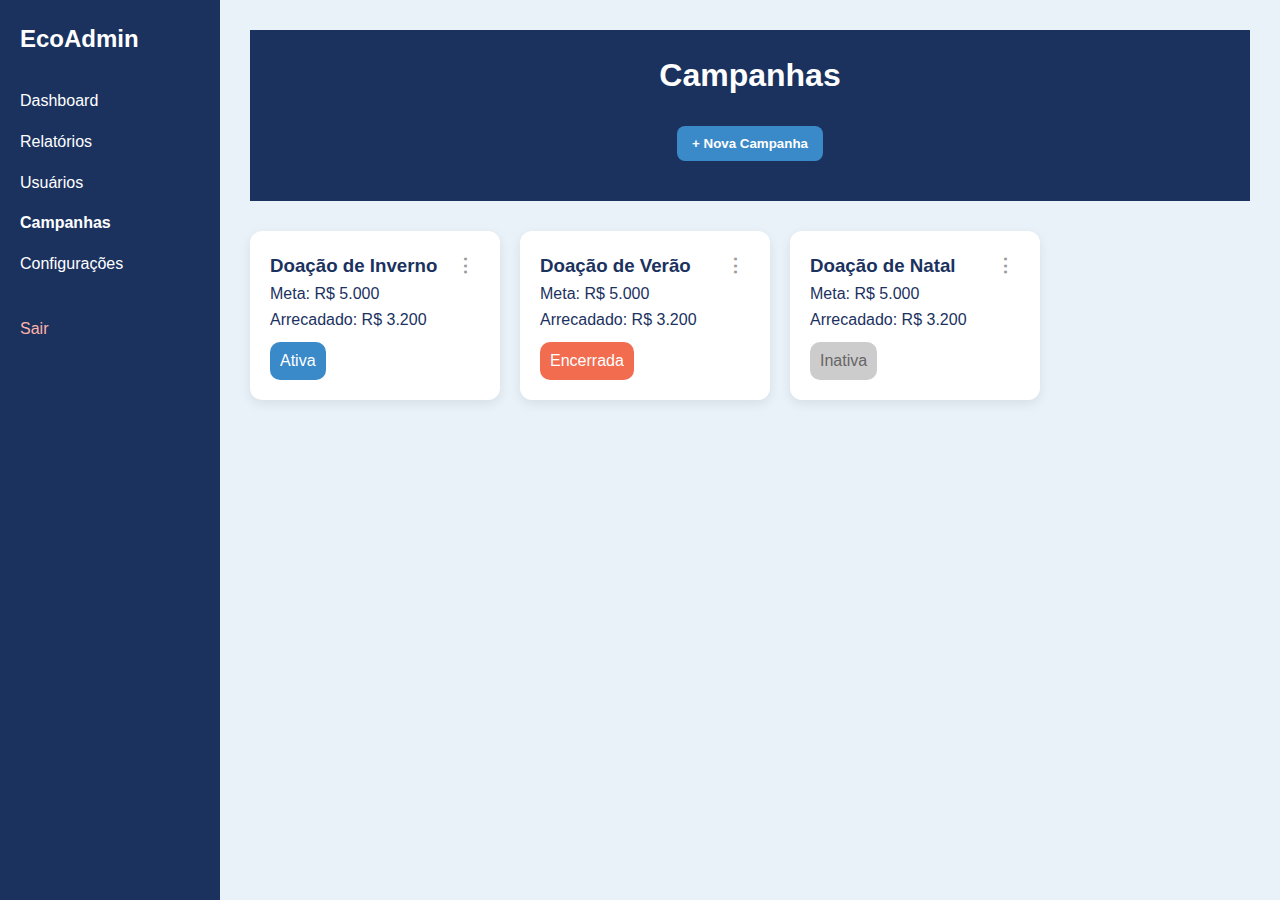
<file: admin-campanhas.html>
<!DOCTYPE html>
<html lang="pt-br">

<head>
    <meta charset="UTF-8">
    <title>Campanhas - Admin</title>
    <link rel="stylesheet" href="css/style.css">
    <link rel="stylesheet" href="css/admin.css">
</head>

<body>
    <div class="admin-container">
        <aside class="sidebar">
            <h2>EcoAdmin</h2>
            <nav>
                <a href="admin.html">Dashboard</a>
                <a href="admin-relatorios.html">Relatórios</a>
                <a href="admin-usuarios.html">Usuários</a>
                <a href="#" class="active">Campanhas</a>
                <a href="admin-configuracoes.html">Configurações</a>
                <a href="../index.html" class="logout">Sair</a>
            </nav>
        </aside>
        <main class="content">
            <header class="topbar">
                <h1>Campanhas</h1>
                <button class="btn" id="abrirModal">+ Nova Campanha</button>
            </header>
            <div class="campaign-grid">
                <div class="campaign-card">
                    <div class="card-head">
                        <h3>Doação de Inverno</h3>
                        <h3 class="vertical-dots" data-open="editModal">⋮</h3>
                    </div>
                    <p>Meta: R$ 5.000</p>
                    <p>Arrecadado: R$ 3.200</p>
                    <span class="status active-status">Ativa</span>
                </div>
                <div class="campaign-card">
                    <div class="card-head">
                        <h3>Doação de Verão</h3>
                        <h3 class="vertical-dots" data-open="editModal">⋮</h3>
                    </div>
                    <p>Meta: R$ 5.000</p>
                    <p>Arrecadado: R$ 3.200</p>
                    <span class="status closed-status">Encerrada</span>
                </div>
                <div class="campaign-card">
                    <div class="card-head">
                        <h3>Doação de Natal</h3>
                        <h3 class="vertical-dots" data-open="editModal">⋮</h3>
                    </div>
                    <p>Meta: R$ 5.000</p>
                    <p>Arrecadado: R$ 3.200</p>
                    <span class="status inactive-status">Inativa</span>
                </div>
            </div>

        </main>
    </div>
    <div class="modal-overlay" id="modal">
        <div class="modal">
            <h2>Nova Campanha</h2>

            <label>Nome da campanha</label>
            <input type="text" placeholder="Ex: Promoção de Verão">

            <label>Data de início</label>
            <input type="date">

            <label>Orçamento</label>
            <input type="text" placeholder="R$ 0,00">

            <div class="modal-actions">
                <button class="btn btn-primary" id="fecharModal">Cancelar</button>
                <button class="btn btn-primary">Salvar</button>
            </div>
        </div>
    </div>
    <div class="modal-overlay" id="editModal">
        <div class="modal">
            <h2>Editar Campanha</h2>

            <label>Nome</label>
            <input type="text" value="Doação de Inverno">

            <label>Meta</label>
            <input type="text" value="R$ 5.000">

            <label>Arrecadado</label>
            <input type="text" value="R$ 3.200">

            <label>Status</label>
            <select>
                <option value="active-status">Ativa</option>
                <option value="closed-status">Encerrada</option>
                <option value="inactive-status">Inativa</option>
            </select>

            <div class="modal-actions">
                <button class="btn btn-primary" id="closeEdit">Cancelar</button>
                <button class="btn btn-primary">Salvar</button>
            </div>
        </div>
    </div>

    <script>
        const abrirModalBtn = document.getElementById('abrirModal');
        const fecharModalBtn = document.getElementById('fecharModal');
        const modal = document.getElementById('modal');
        const editModal = document.getElementById('editModal');
        const closeEditBtn = document.getElementById('closeEdit');

        document.querySelectorAll('.vertical-dots').forEach(dot => {
            dot.addEventListener('click', () => {
                editModal.classList.add('active');
            });
        });

        closeEditBtn.addEventListener('click', () => {
            editModal.classList.remove('active');
        });

        editModal.addEventListener('click', (e) => {
            if (e.target === editModal) {
                editModal.classList.remove('active');
            }
        });

        abrirModalBtn.addEventListener('click', () => {
            modal.classList.add('active');
        });
        fecharModalBtn.addEventListener('click', () => {
            modal.classList.remove('active');
        });
        modal.addEventListener('click', (e) => {
            if (e.target === modal) {
                modal.classList.remove('active');
            }
        });
    </script>

</body>

</html>
</file>
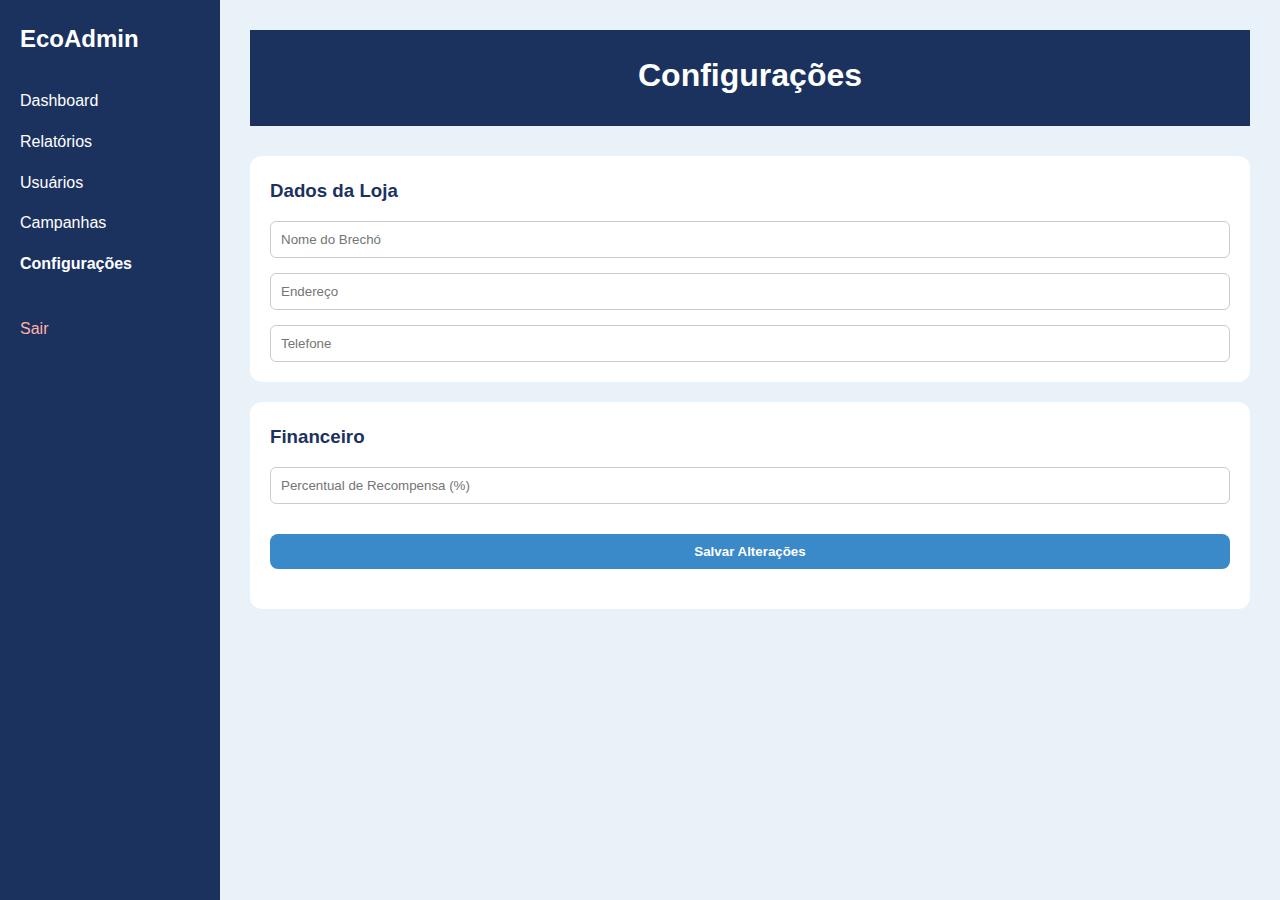
<file: admin-configuracoes.html>
<!DOCTYPE html>
<html lang="pt-br">

<head>
    <meta charset="UTF-8">
    <title>Configurações - Admin</title>
    <link rel="stylesheet" href="css/style.css">
    <link rel="stylesheet" href="css/admin.css">
</head>
<body>
    <div class="admin-container">
        <aside class="sidebar">
            <h2>EcoAdmin</h2>
            <nav>
                <a href="admin.html">Dashboard</a>
                <a href="admin-relatorios.html">Relatórios</a>
                <a href="admin-usuarios.html">Usuários</a>
                <a href="admin-campanhas.html">Campanhas</a>
                <a href="#" class="active">Configurações</a>
                <a href="../index.html" class="logout">Sair</a>
            </nav>
        </aside>

        <main class="content">
            <header class="topbar">
                <h1>Configurações</h1>
            </header>

            <section class="settings-section">
                <h3>Dados da Loja</h3>
                <input type="text" placeholder="Nome do Brechó">
                <input type="text" placeholder="Endereço">
                <input type="text" placeholder="Telefone">
            </section>

            <section class="settings-section">
                <h3>Financeiro</h3>
                <input type="number" placeholder="Percentual de Recompensa (%)">
                <button class="btn">Salvar Alterações</button>
            </section>

        </main>
    </div>
</body>

</html>
</file>
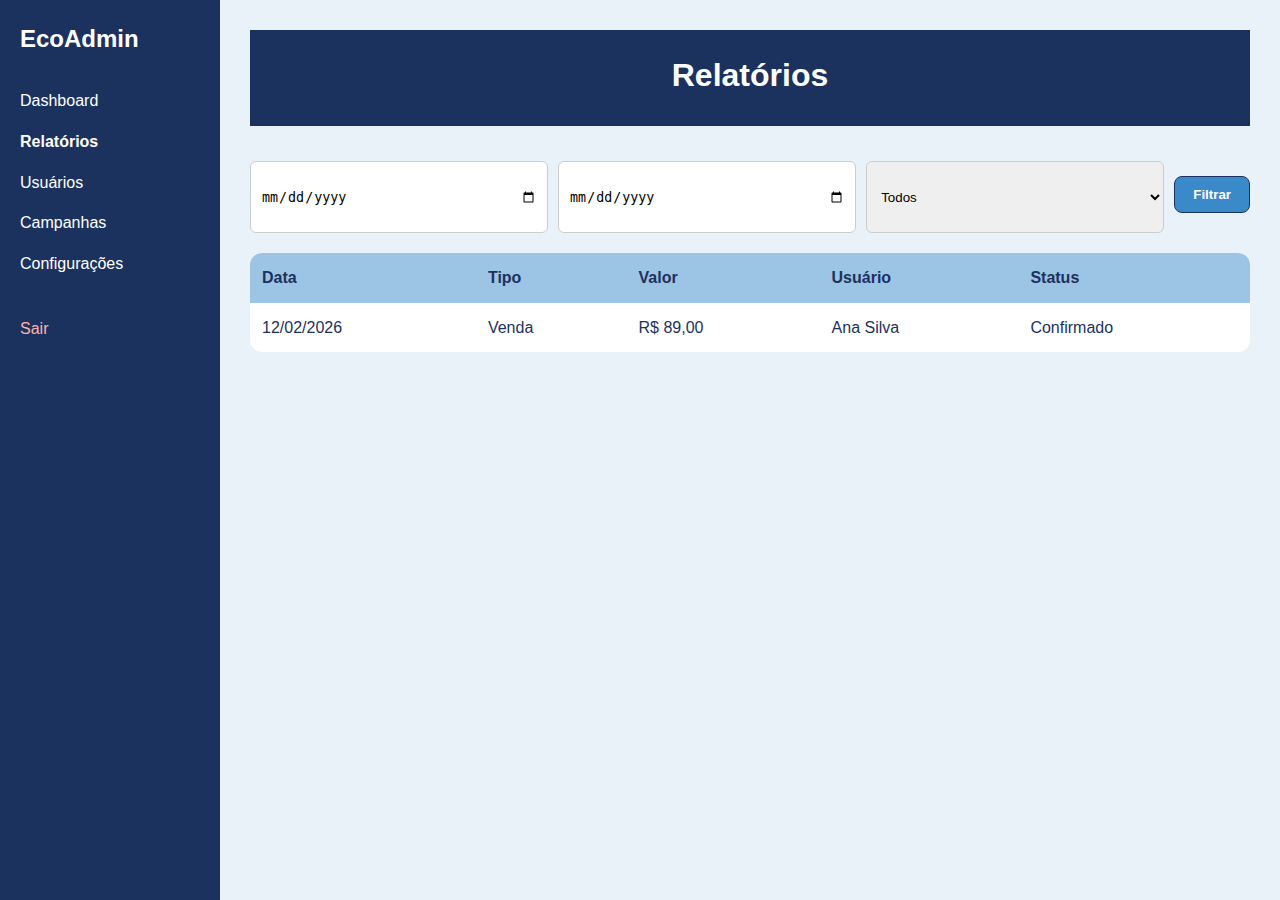
<file: admin-relatorios.html>
<!DOCTYPE html>
<html lang="pt-br">

<head>
    <meta charset="UTF-8">
    <title>Relatórios - Admin</title>
    <link rel="stylesheet" href="css/admin.css">
    <link rel="stylesheet" href="css/style.css">
</head>

<body>

    <div class="admin-container">

        <aside class="sidebar">
            <h2>EcoAdmin</h2>
            <nav>
                <a href="admin.html">Dashboard</a>
                <a href="#" class="active">Relatórios</a>
                <a href="admin-usuarios.html">Usuários</a>
                <a href="admin-campanhas.html">Campanhas</a>
                <a href="admin-configuracoes.html">Configurações</a>
                <a href="../index.html" class="logout">Sair</a>
            </nav>
        </aside>

        <main class="content">
            <header class="topbar">
                <h1>Relatórios</h1>
            </header>

            <section class="filters">
                <input type="date">
                <input type="date">
                <select>
                    <option>Todos</option>
                    <option>Vendas</option>
                    <option>Doações</option>
                </select>
                <button class="btn">Filtrar</button>
            </section>

            <table>
                <thead>
                    <tr>
                        <th>Data</th>
                        <th>Tipo</th>
                        <th>Valor</th>
                        <th>Usuário</th>
                        <th>Status</th>
                    </tr>
                </thead>
                <tbody>
                    <tr>
                        <td>12/02/2026</td>
                        <td>Venda</td>
                        <td>R$ 89,00</td>
                        <td>Ana Silva</td>
                        <td>Confirmado</td>
                    </tr>
                </tbody>
            </table>

        </main>
    </div>
</body>

</html>
</file>
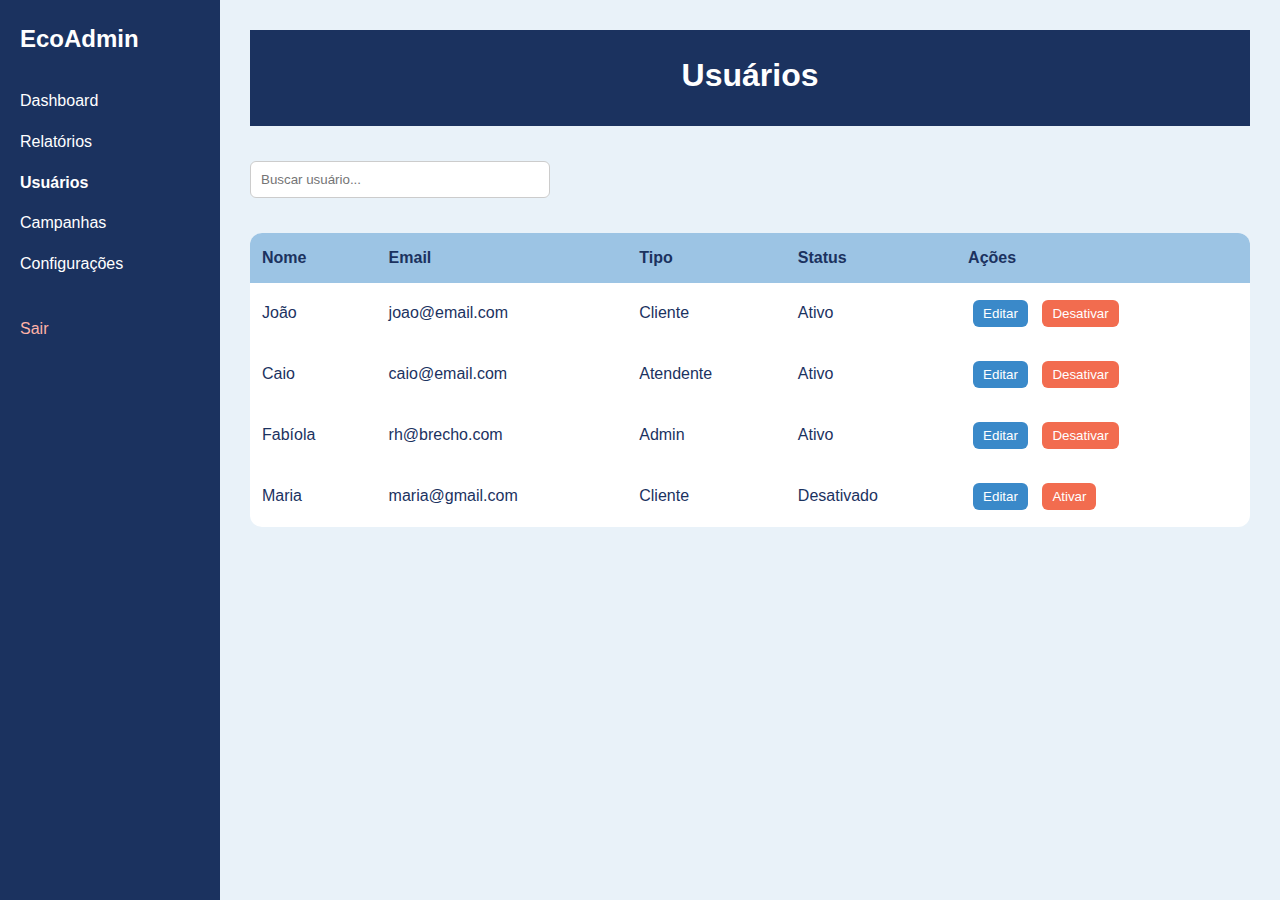
<file: admin-usuarios.html>
<!DOCTYPE html>
<html lang="pt-br">

<head>
    <meta charset="UTF-8">
    <title>Usuários - Admin</title>
    <link rel="stylesheet" href="css/style.css">
    <link rel="stylesheet" href="css/admin.css">
</head>

<body>
    <div class="admin-container">
        <aside class="sidebar">
            <h2>EcoAdmin</h2>
            <nav>
                <a href="admin.html">Dashboard</a>
                <a href="admin-relatorios.html">Relatórios</a>
                <a href="#" class="active">Usuários</a>
                <a href="admin-campanhas.html">Campanhas</a>
                <a href="admin-configuracoes.html">Configurações</a>
                <a href="../index.html" class="logout">Sair</a>
            </nav>
        </aside>

        <main class="content">
            <header class="topbar">
                <h1>Usuários</h1>
            </header>

            <input type="text" placeholder="Buscar usuário..." class="search">

            <table>
                <thead>
                    <tr>
                        <th>Nome</th>
                        <th>Email</th>
                        <th>Tipo</th>
                        <th>Status</th>
                        <th>Ações</th>
                    </tr>
                </thead>
                <tbody>
                    <tr>
                        <td>João</td>
                        <td>joao@email.com</td>
                        <td>Cliente</td>
                        <td>Ativo</td>
                        <td>
                            <button class="btn-small btn-edit-user">Editar</button>
                            <button class="btn-danger btn-deactivate-user">Desativar</button>
                        </td>
                    </tr>
                </tbody>
                <tbody>
                    <tr>
                        <td>Caio</td>
                        <td>caio@email.com</td>
                        <td>Atendente</td>
                        <td>Ativo</td>
                        <td>
                            <button class="btn-small btn-edit-user">Editar</button>
                            <button class="btn-danger btn-deactivate-user">Desativar</button>
                        </td>
                    </tr>
                </tbody>
                <tbody>
                    <tr>
                        <td>Fabíola</td>
                        <td>rh@brecho.com</td>
                        <td>Admin</td>
                        <td>Ativo</td>
                        <td>
                            <button class="btn-small btn-edit-user">Editar</button>
                            <button class="btn-danger btn-deactivate-user">Desativar</button>
                        </td>
                    </tr>
                </tbody>
                <tbody>
                    <tr>
                        <td>Maria</td>
                        <td>maria@gmail.com</td>
                        <td>Cliente</td>
                        <td>Desativado</td>
                        <td>
                            <button class="btn-small btn-edit-user">Editar</button>
                            <button class="btn-danger btn-deactivate-user">Ativar</button>
                        </td>
                </tbody>
            </table>

        </main>
    </div>
    <div class="modal-overlay" id="userModal">
        <div class="modal">
            <h2>Editar Usuário</h2>

            <label>Nome</label>
            <input type="text" value="João">

            <label>Email</label>
            <input type="email" value="joao@email.com">

            <label>Perfil</label>
            <select>
                <option>Cliente</option>
                <option>Administrador</option>
                <option>Atendente</option>
            </select>

            <label>Status</label>
            <select>
                <option>Ativo</option>
                <option>Inativo</option>
            </select>

            <div class="modal-actions">
                <button class="btn btn-primary" id="closeUserModal">Cancelar</button>
                <button class="btn btn-primary">Salvar</button>
            </div>
        </div>
    </div>
    <script>
        const userModal = document.getElementById("userModal");
        const confirmModal = document.getElementById("confirmModal");

        const closeUserModal = document.getElementById("closeUserModal");
        const closeConfirm = document.getElementById("closeConfirm");

        document.querySelectorAll(".btn-edit-user").forEach(btn => {
            btn.addEventListener("click", () => {
                userModal.classList.add("active");
            });
        });

        document.querySelectorAll(".btn-deactivate-user").forEach(btn => {
            btn.addEventListener("click", () => {
                confirmModal.classList.add("active");
            });
        });

        closeUserModal.addEventListener("click", () => {
            userModal.classList.remove("active");
        });

        closeConfirm.addEventListener("click", () => {
            confirmModal.classList.remove("active");
        });

        window.addEventListener("click", (e) => {
            if (e.target === userModal) userModal.classList.remove("active");
            if (e.target === confirmModal) confirmModal.classList.remove("active");
        });
    </script>

</body>

</html>
</file>
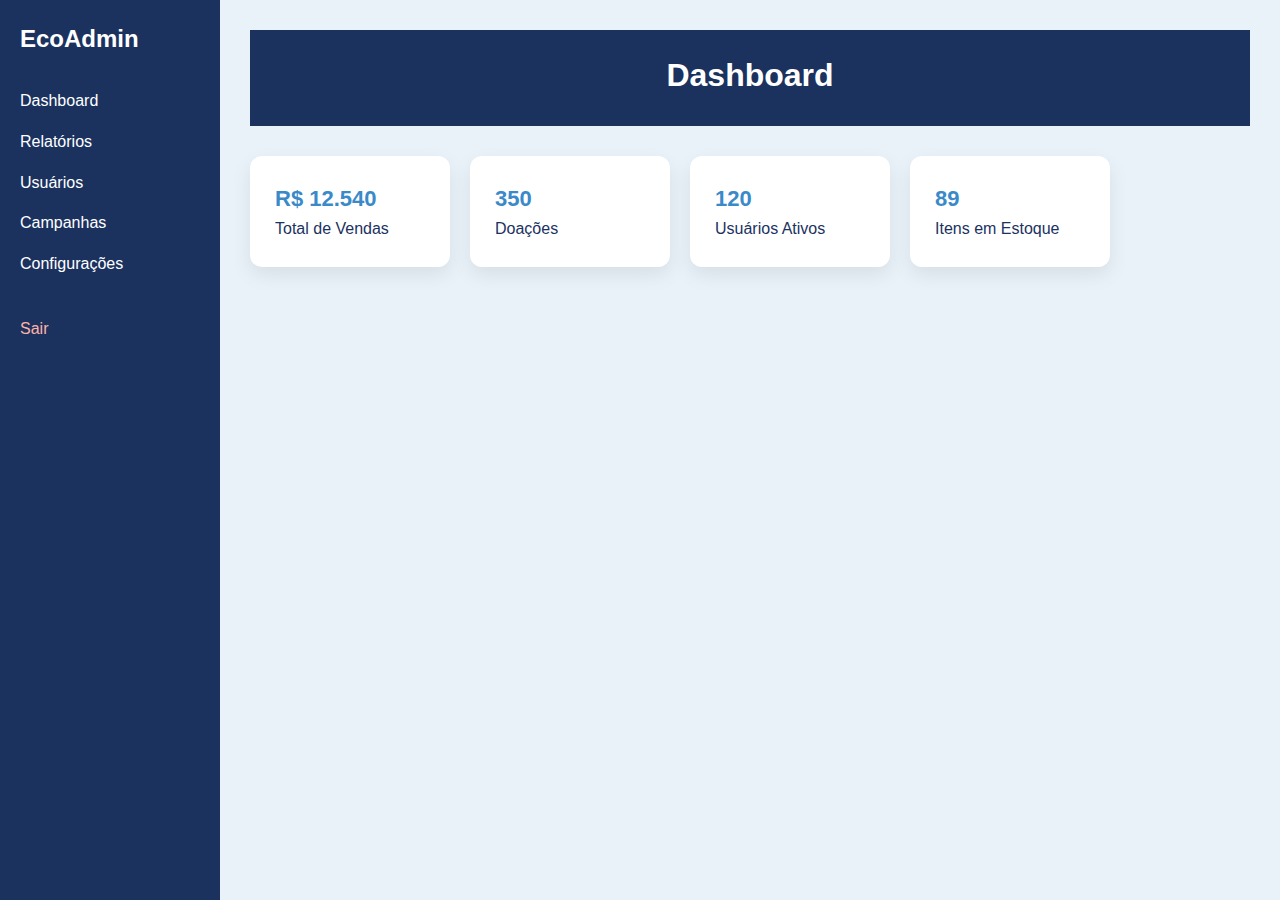
<file: admin.html>
<!DOCTYPE html>
<html lang="pt-br">

<head>
    <meta charset="UTF-8">
    <title>Admin - EcoBairro Brechó</title>
    <link rel="stylesheet" href="/css/admin.css">
    <link rel="stylesheet" href="/css/style.css">
</head>

<body>

    <div class="admin-container">

        <aside class="sidebar">
            <h2>EcoAdmin</h2>
            <nav>
                <a href="#content">Dashboard</a>
                <a href="admin-relatorios.html">Relatórios</a>
                <a href="admin-usuarios.html">Usuários</a>
                <a href="admin-campanhas.html">Campanhas</a>
                <a href="admin-configuracoes.html">Configurações</a>
                <a href="../index.html" class="logout">Sair</a>
            </nav>
        </aside>

        <main class="content">
            <header class="topbar">
                <h1>Dashboard</h1>
            </header>

            <section class="cards">
                <div class="card">
                    <h3>R$ 12.540</h3>
                    <p>Total de Vendas</p>
                </div>
                <div class="card">
                    <h3>350</h3>
                    <p>Doações</p>
                </div>
                <div class="card">
                    <h3>120</h3>
                    <p>Usuários Ativos</p>
                </div>
                <div class="card">
                    <h3>89</h3>
                    <p>Itens em Estoque</p>
                </div>
            </section>

        </main>

    </div>

</body>

</html>
</file>
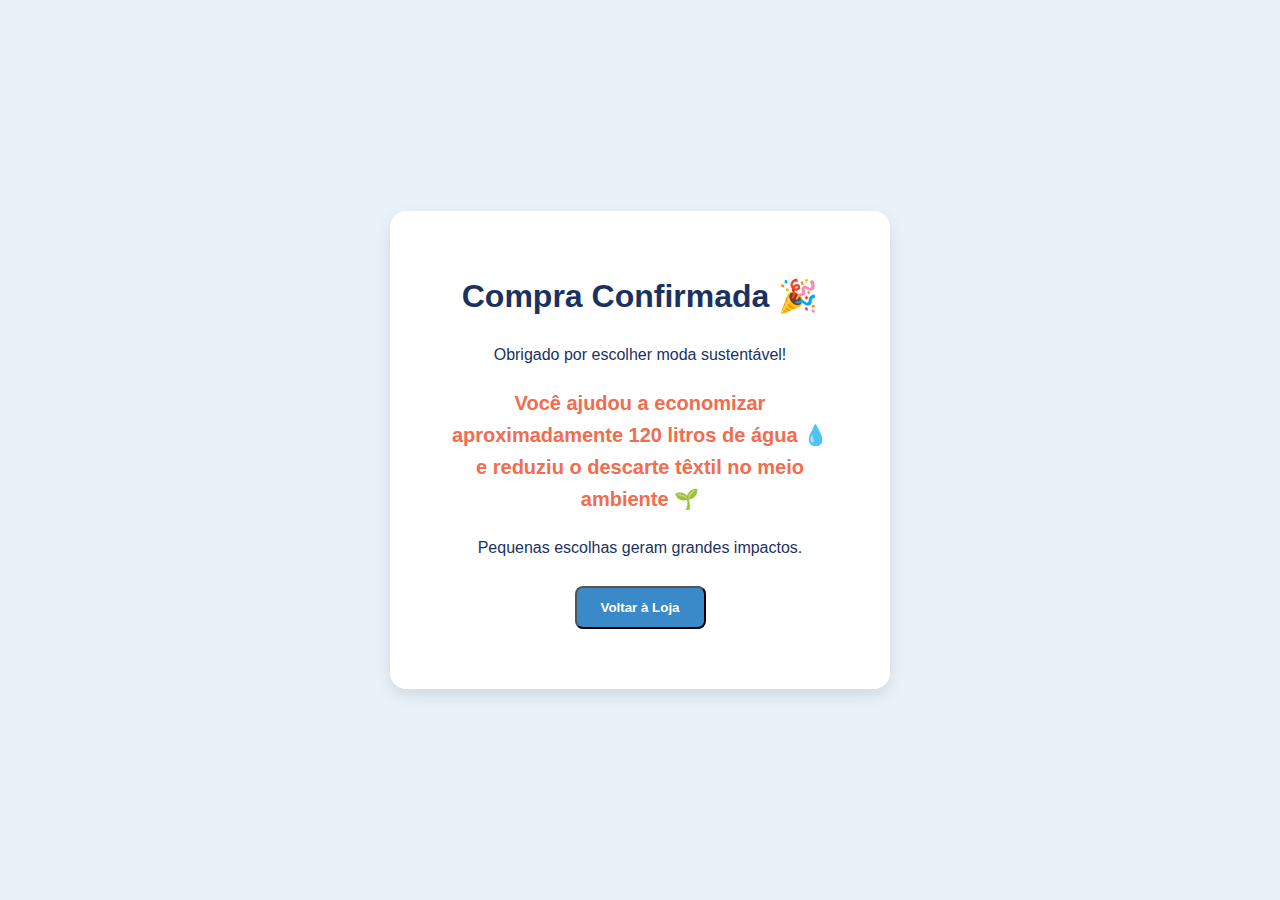
<file: confirmacao.html>
<!DOCTYPE html>
<html lang="pt-br">

<head>
    <meta charset="UTF-8">
    <meta name="viewport" content="width=device-width, initial-scale=1.0">
    <title>Compra Confirmada</title></title>
    <link rel="stylesheet" href="css/style.css">
    <link rel="stylesheet" href="css/confirmacao.css">
</head>

<body>

    <div class="box">

        <h1>Compra Confirmada 🎉</h1>

        <p>Obrigado por escolher moda sustentável!</p>

        <div class="impacto">
            Você ajudou a economizar aproximadamente 120 litros de água 💧
            e reduziu o descarte têxtil no meio ambiente 🌱
        </div>

        <p>Pequenas escolhas geram grandes impactos.</p>

        <br>

        <a href="index.html" class="voltar-container">
            <button class="btn-voltar">Voltar à Loja</button>
        </a>

    </div>

</body>

</html>
</file>
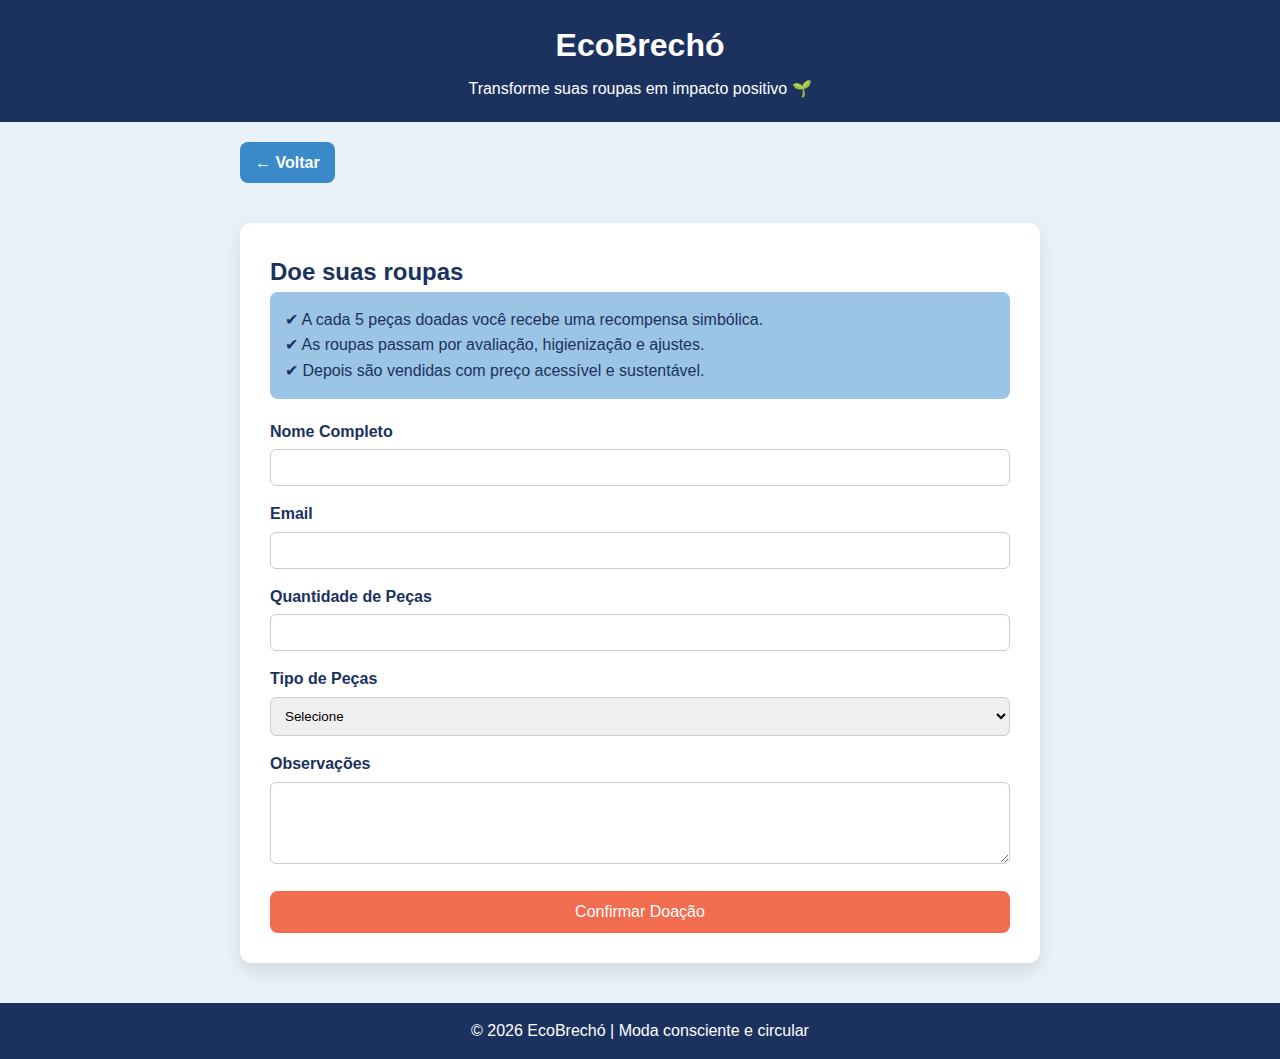
<file: doar.html>
<!DOCTYPE html>
<html lang="pt-br">

<head>
    <meta charset="UTF-8">
    <meta name="viewport" content="width=device-width, initial-scale=1.0">
    <title>Doar Roupas | EcoBrechó</title></title>
    <link rel="stylesheet" href="css/style.css">
    <link rel="stylesheet" href="css/doar.css">
</head>

<body>

    <header>
        <h1>EcoBrechó</h1>
        <p>Transforme suas roupas em impacto positivo 🌱</p>
    </header>

    <div class="voltar-container">
        <a href="index.html" class="btn-voltar">← Voltar</a>
    </div>

    <div class="container">
        <h2>Doe suas roupas</h2>

        <div class="info-box">
            ✔ A cada 5 peças doadas você recebe uma recompensa simbólica.<br>
            ✔ As roupas passam por avaliação, higienização e ajustes.<br>
            ✔ Depois são vendidas com preço acessível e sustentável.
        </div>

        <form id="formDoacao">
            <label>Nome Completo</label>
            <input type="text" required>

            <label>Email</label>
            <input type="email" required>

            <label>Quantidade de Peças</label>
            <input type="number" id="quantidade" min="1" required>

            <label>Tipo de Peças</label>
            <select>
                <option value="">Selecione</option>
                <option>Feminina</option>
                <option>Masculina</option>
                <option>Infantil</option>
                <option>Misto</option>
            </select>

            <label>Observações</label>
            <textarea rows="4"></textarea>

            <button type="submit" id="confirmar-doacao">Confirmar Doação</button>
        </form>

        <div class="mensagem" id="mensagemFinal"></div>
        <a href="index.html">
            <button type="submit" id="btn-voltar">Voltar para o início</button>
        </a>
    </div>

    <footer>
        © 2026 EcoBrechó | Moda consciente e circular
    </footer>

    <script>
        document.getElementById("formDoacao").addEventListener("submit", function (e) {
            e.preventDefault();

            let qtd = document.getElementById("quantidade").value;
            let recompensa = Math.floor(qtd / 5) * 5;

            let mensagem = document.getElementById("mensagemFinal");
            mensagem.style.display = "block";

            if (qtd >= 5) {
                mensagem.innerHTML = `
        💚 Obrigado por doar ${qtd} peças!<br>
        Você receberá uma recompensa simbólica pelo seu gesto sustentável.<br><br>
        Sua atitude ajuda a reduzir o desperdício e promove a moda circular!
        `;
            } else {
                mensagem.innerHTML = `
        💙 Obrigado por doar ${qtd} peça(s)!<br>
        Mesmo pequenas atitudes geram grande impacto ambiental.
        `;
            }

            document.getElementById("formDoacao").reset();
            document.getElementById("btn-voltar").style.display = 'block'
            document.getElementById("confirmar-doacao").style.display = 'none'
        });
    </script>

</body>

</html>
</file>
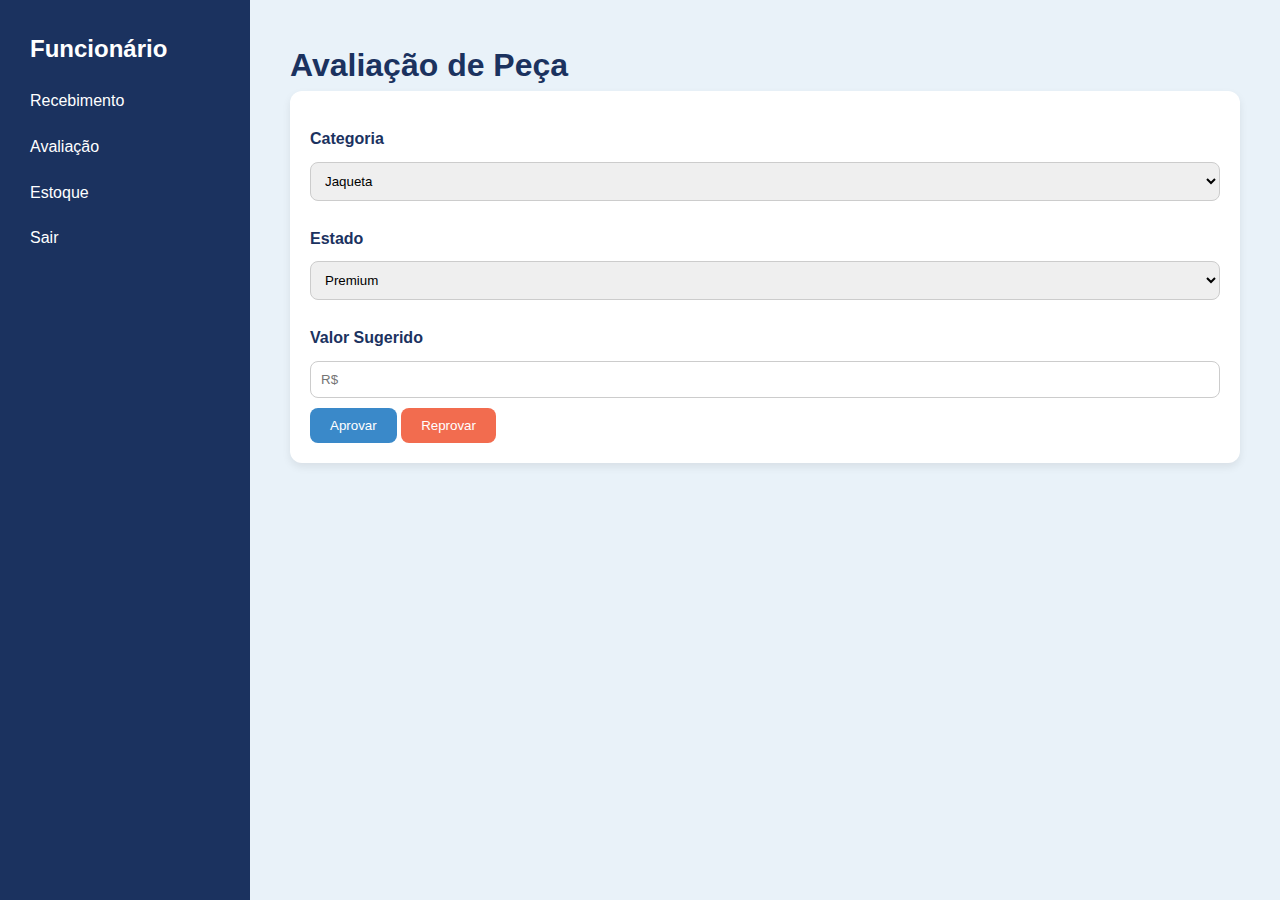
<file: funcionario.html>
<!DOCTYPE html>
<html lang="pt-br">
<head>
<meta charset="UTF-8">
<meta name="viewport" content="width=device-width, initial-scale=1.0">
<title>Painel Funcionário</title></title>
    <link rel="stylesheet" href="css/style.css"><link rel="stylesheet" href="css/funcionario.css">
</head>

<body>

<div class="dashboard">

<div class="sidebar">
    <h2>Funcionário</h2>
    <a href="#">Recebimento</a>
    <a href="#">Avaliação</a>
    <a href="#">Estoque</a>
    <a href="#">Sair</a>
</div>

<div class="content">

    <h1>Avaliação de Peça</h1>

    <div class="card">
        <label>Categoria</label>
        <select>
            <option>Jaqueta</option>
            <option>Vestido</option>
            <option>Camiseta</option>
        </select>

        <label>Estado</label>
        <select>
            <option>Premium</option>
            <option>Muito Bom</option>
            <option>Bom</option>
        </select>

        <label>Valor Sugerido</label>
        <input type="number" placeholder="R$">

        <button class="btn-azul">Aprovar</button>
        <button class="btn-coral">Reprovar</button>
    </div>

</div>
</div>

</body>
</html>
</file>
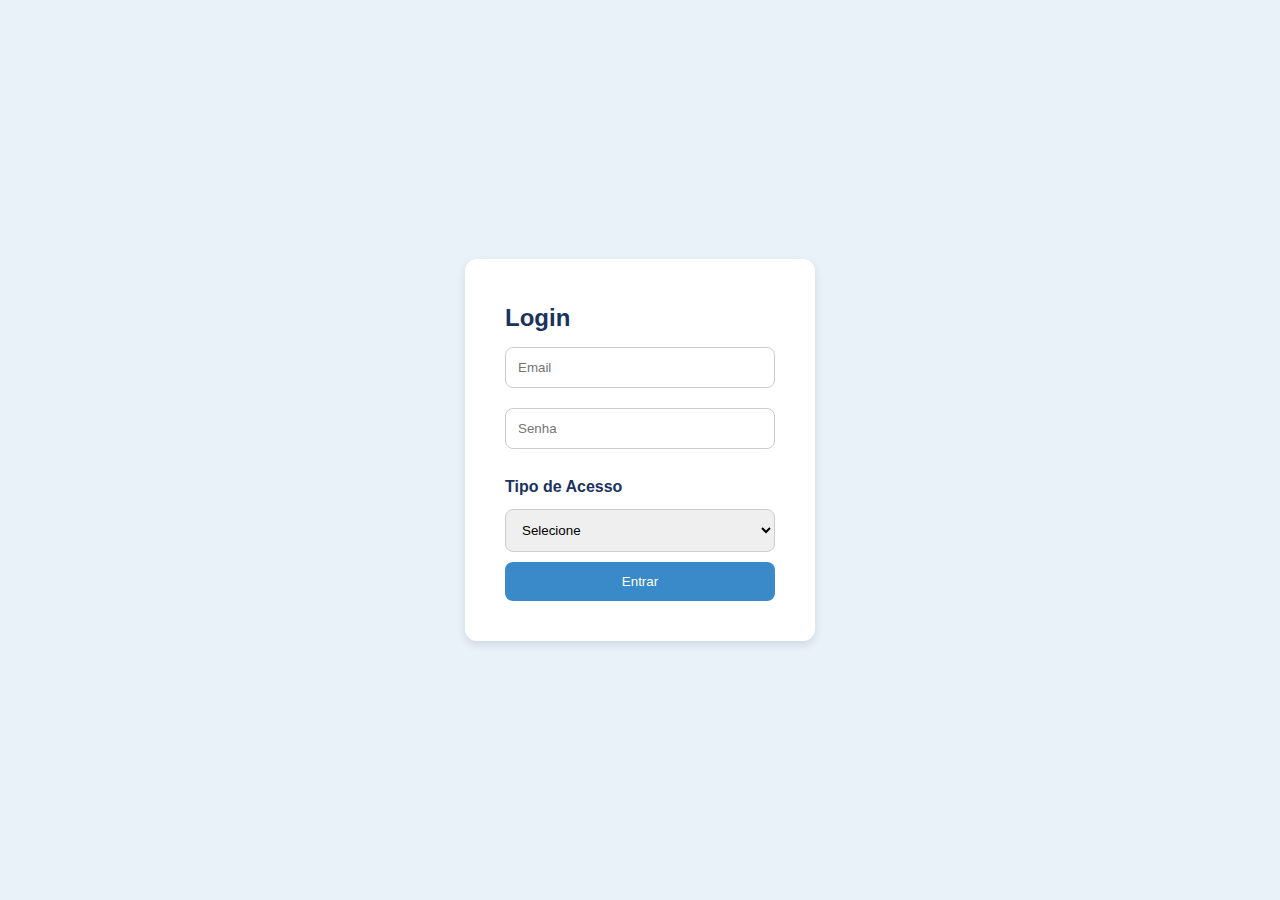
<file: login.html>
<!DOCTYPE html>
<html lang="pt-br">

<head>
    <meta charset="UTF-8">
    <meta name="viewport" content="width=device-width, initial-scale=1.0">
    <title>Login</title></title>
    <link rel="stylesheet" href="css/style.css">    <link rel="stylesheet" href="css/login.css">
</head>

<body>

    <div class="login-box">
        <h2>Login</h2>

        <input type="email" placeholder="Email">
        <input type="password" placeholder="Senha">

        <label>Tipo de Acesso</label>
        <select onchange="if(this.value) window.location.href=this.value">
            <option value="">Selecione</option>
            <option value="index.html">Cliente</option>
            <option value="funcionario.html">Funcionário</option>
            <option value="admin.html">Administrador</option>
        </select>

        <button>Entrar</button>
    </div>

</body>

</html>
</file>
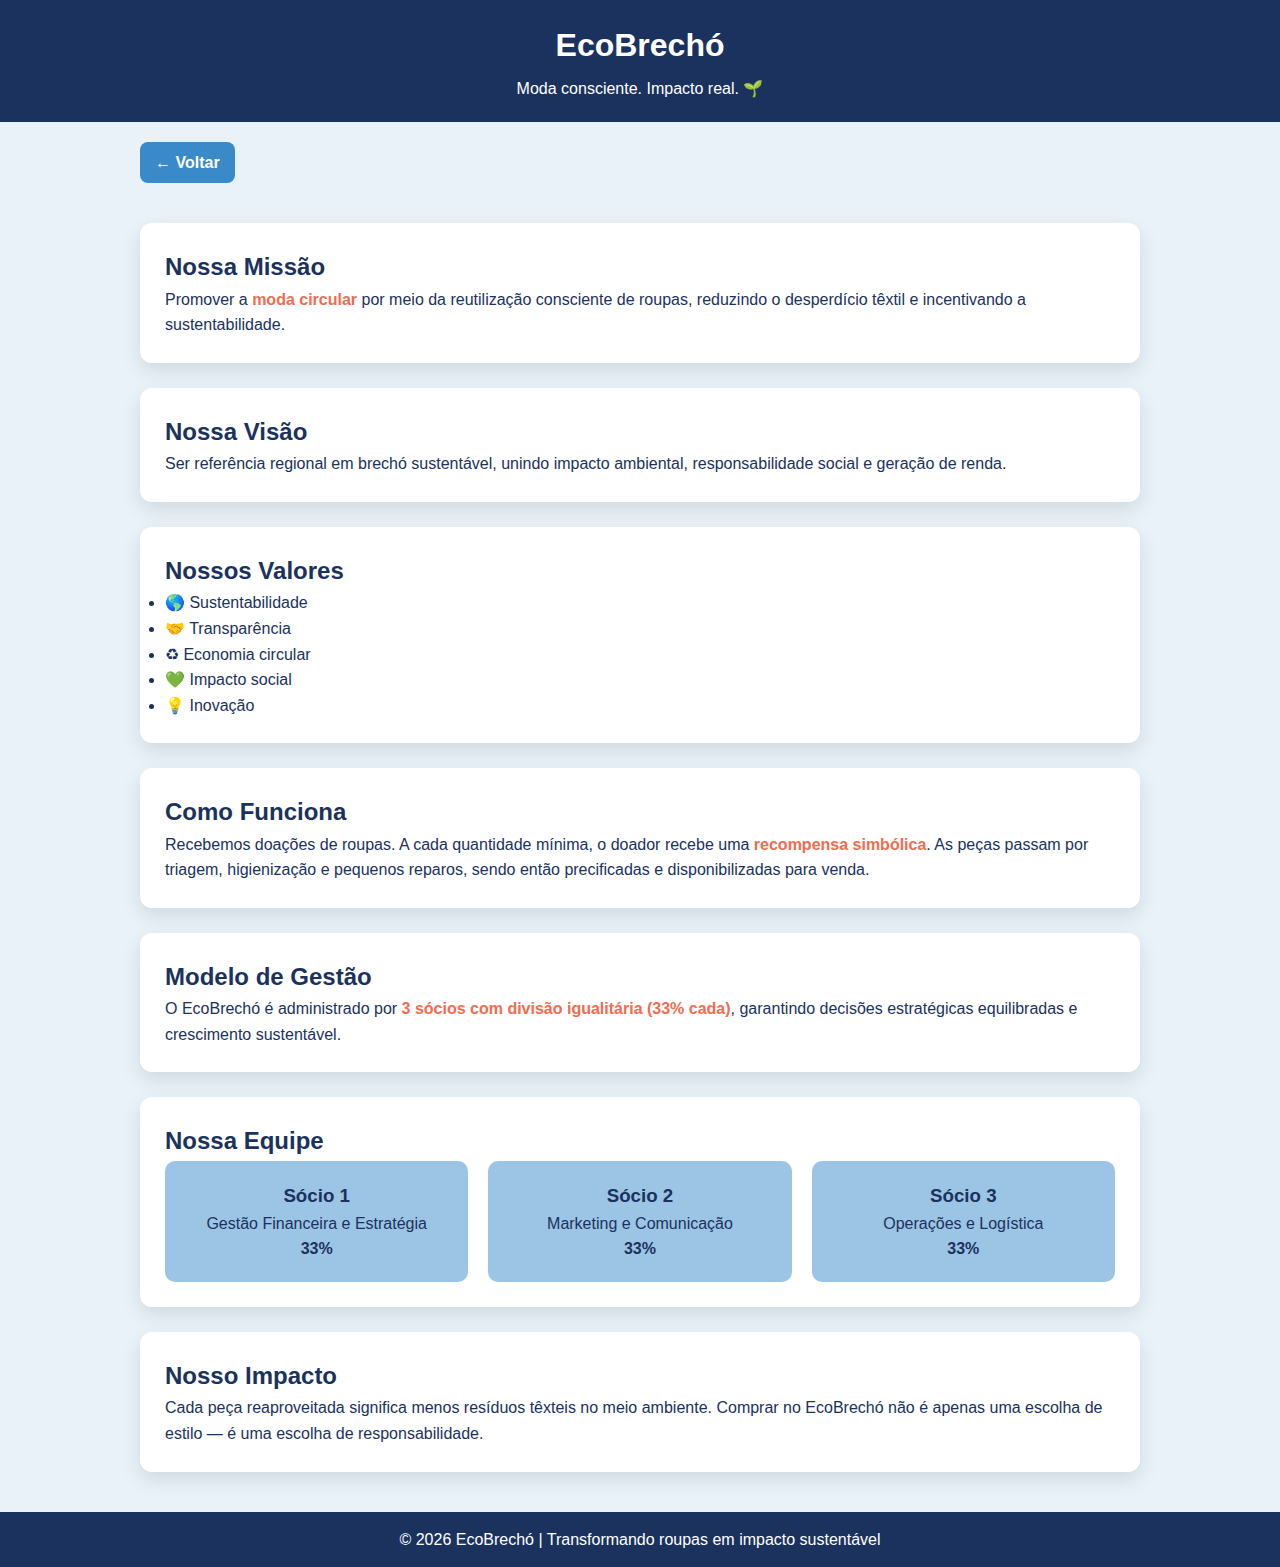
<file: sobre.html>
<!DOCTYPE html>
<html lang="pt-br">

<head>
    <meta charset="UTF-8">
    <meta name="viewport" content="width=device-width, initial-scale=1.0">
    <title>Sobre Nós | EcoBrechó</title></title>
    <link rel="stylesheet" href="css/style.css">    <link rel="stylesheet" href="css/sobre.css">
</head>

<body>

    <header>
        <h1>EcoBrechó</h1>
        <p>Moda consciente. Impacto real. 🌱</p>
    </header>
    <div class="voltar-container">
        <a href="index.html" class="btn-voltar">← Voltar</a>
    </div>


    <div class="container">

        <div class="card">
            <h2>Nossa Missão</h2>
            <p>
                Promover a <span class="highlight">moda circular</span> por meio da reutilização consciente de roupas,
                reduzindo o desperdício têxtil e incentivando a sustentabilidade.
            </p>
        </div>

        <div class="card">
            <h2>Nossa Visão</h2>
            <p>
                Ser referência regional em brechó sustentável, unindo impacto ambiental,
                responsabilidade social e geração de renda.
            </p>
        </div>

        <div class="card">
            <h2>Nossos Valores</h2>
            <ul>
                <li>🌎 Sustentabilidade</li>
                <li>🤝 Transparência</li>
                <li>♻ Economia circular</li>
                <li>💚 Impacto social</li>
                <li>💡 Inovação</li>
            </ul>
        </div>

        <div class="card">
            <h2>Como Funciona</h2>
            <p>
                Recebemos doações de roupas. A cada quantidade mínima, o doador recebe
                uma <span class="highlight">recompensa simbólica</span>.
                As peças passam por triagem, higienização e pequenos reparos,
                sendo então precificadas e disponibilizadas para venda.
            </p>
        </div>

        <div class="card">
            <h2>Modelo de Gestão</h2>
            <p>
                O EcoBrechó é administrado por <span class="highlight">3 sócios com divisão igualitária (33%
                    cada)</span>,
                garantindo decisões estratégicas equilibradas e crescimento sustentável.
            </p>
        </div>

        <div class="card">
            <h2>Nossa Equipe</h2>
            <div class="socios">
                <div class="socio-card">
                    <h3>Sócio 1</h3>
                    <p>Gestão Financeira e Estratégia</p>
                    <p><strong>33%</strong></p>
                </div>

                <div class="socio-card">
                    <h3>Sócio 2</h3>
                    <p>Marketing e Comunicação</p>
                    <p><strong>33%</strong></p>
                </div>

                <div class="socio-card">
                    <h3>Sócio 3</h3>
                    <p>Operações e Logística</p>
                    <p><strong>33%</strong></p>
                </div>
            </div>
        </div>

        <div class="card">
            <h2>Nosso Impacto</h2>
            <p>
                Cada peça reaproveitada significa menos resíduos têxteis no meio ambiente.
                Comprar no EcoBrechó não é apenas uma escolha de estilo —
                é uma escolha de responsabilidade.
            </p>
        </div>

    </div>

    <footer>
        © 2026 EcoBrechó | Transformando roupas em impacto sustentável
    </footer>

</body>

</html>
</file>
<file: css/style.css>
/* ==========================
   CONFIGURAÇÕES GLOBAIS
========================== */

html {
    scroll-behavior: smooth;
}

:root {
    --azul-escuro: #1b325f;
    --azul-medio: #3a89c9;
    --azul-claro: #9cc4e4;
    --fundo: #e9f2f9;
    --coral: #f26c4f;
}

/* Reset */
* {
    margin: 0;
    padding: 0;
    box-sizing: border-box;
    text-decoration: none;
}

body {
    font-family: Arial, Helvetica, sans-serif;
    background-color: var(--fundo);
    color: var(--azul-escuro);
    line-height: 1.6;
}

img {
    -webkit-user-drag: none;
    user-select: none;
}

/* ==========================
   HEADER
========================== */
header {
    background-color: var(--azul-escuro);
    color: white;
    padding: 20px 60px;
    text-align: center;
}

header h1 {
    margin-bottom: 5px;
}

/* ==========================
   CONTAINER PADRÃO
========================== */
.container {
    width: 90%;
    max-width: 1100px;
    margin: 40px auto;
}

/* ==========================
   CARDS PADRÃO
========================== */
.card {
    background: white;
    padding: 25px;
    margin-bottom: 25px;
    border-radius: 12px;
    box-shadow: 0 8px 20px rgba(0,0,0,0.08);
}

/* ==========================
   BOTÕES PADRÃO
========================== */
.btn {
    background-color: var(--azul-medio);
    color:white;
    border: 1px solid var(--azul-escuro);
    display: inline-block;
    padding: 10px 18px;
    margin: 20px 0;
    border-radius: 8px;
    text-decoration: none;
    font-weight: bold;
    transition: 0.3s;
    cursor: pointer;
}
.btn:hover {
    background-color: var(--coral);
    border: none;
    padding: 11px 19px;
}

.btn-primary {
    background-color: var(--azul-medio);
    color: white;
    padding: 12px 24px;
    border: none;
    border-radius: 8px;
    cursor: pointer;
    margin-right: 10px;
}

.btn-primary:hover {
    background: var(--coral);
    color: white;
    padding: 13px 25px;
    border: none;
    border-radius: 8px;
    cursor: pointer;
    font-weight: bold;
    transition: 0.3s;
}

.btn-secondary {
    background: transparent;
    border: 2px solid var(--azul-medio);
    color: var(--azul-medio);
    padding: 12px 24px;
    border-radius: 8px;
    cursor: pointer;
}

.btn-secondary:hover {
    background-color: var(--coral);
    border: none;
    color: white;
    padding: 13px 24px;
    transition: 0.5s;
    margin: -1px;
    font-weight: bold;
}

/* ==========================
   FORMULÁRIOS PADRÃO
========================== */
label {
    display: block;
    margin-top: 15px;
    font-weight: bold;
}

input, select, textarea {
    width: 100%;
    padding: 10px;
    margin-top: 5px;
    border-radius: 6px;
    border: 1px solid #ccc;
}

input:focus, select:focus, textarea:focus {
    outline: none;
    border-color: var(--azul-medio);
}

/* ==========================
   BOTÃO VOLTAR PADRÃO
========================== */
.voltar-container {
    width: 90%;
    max-width: 1100px;
    margin: 20px auto 0;
}

.btn-voltar {
    display: inline-block;
    background-color: var(--azul-medio);
    color: white;
    padding: 8px 15px;
    border-radius: 8px;
    text-decoration: none;
    font-weight: bold;
    transition: 0.3s;
}

.btn-voltar:hover {
    background-color: var(--coral);
}

/* ==========================
   FOOTER
========================== */
footer {
    margin-top: 40px;
    background-color: var(--azul-escuro);
    color: white;
    text-align: center;
    padding: 15px;
}

/* ==========================
   RESPONSIVIDADE
========================== */
@media (max-width: 768px) {
    .container {
        width: 95%;
    }
}

@view-transition {
    navigation: auto;
}
::view-transition-new(root) {
    animation: fade-in 0.3s ease, slide-in 0.3s ease;
}
::view-transition-old(root) {
    animation: fade-out 0.3s ease, slide-out 0.3s ease;
}
@keyframes fade-in {
    from { opacity: 0; }
    to { opacity: 1; }
}

@keyframes fade-out {
    from { opacity: 1; }
    to { opacity: 0; }
}

@keyframes slide-out {
    from { transform: translateY(0); }
    to { transform: translateY(-10px); }
}
</file>
<file: css/admin.css>
body {
    margin: 0;
    display: flex;
    font-family: Arial, Helvetica, sans-serif;
    background: var(--fundo);
}

.admin-container {
    display: flex;
    width: 100%;
}

/* Sidebar */
.sidebar {
    width: 220px;
    background: var(--azul-escuro);
    color: white;
    padding: 20px;
    height: 100vh;
}

.sidebar h2 {
    margin-bottom: 30px;
}

.sidebar a {
    display: block;
    color: white;
    margin: 15px 0;
    transition: 0.3s;
}

.sidebar a:hover {
    color: var(--coral);
}

.sidebar .logout {
    margin-top: 40px;
    color: #ffb3a7;
}

/* Conteúdo */
.content {
    flex: 1;
    padding: 30px;
}

.topbar {
    margin-bottom: 30px;
}

/* Cards */
.cards {
    display: flex;
    gap: 20px;
    flex-wrap: wrap;
}

.card {
    background: white;
    padding: 20px;
    border-radius: 12px;
    width: 200px;
    box-shadow: 0 4px 12px rgba(0, 0, 0, 0.08);
}

.card h3 {
    color: var(--azul-medio);
    font-size: 22px;
}

.active {
    color: var(--coral);
    font-weight: bold;
}

table {
    width: 100%;
    border-collapse: collapse;
    margin-top: 20px;
    background: white;
    border-radius: 12px;
    overflow: hidden;
}

th, td {
    padding: 12px;
    text-align: left;
}

th {
    background: var(--azul-claro);
}

tr:nth-child(even) {
    background: #f9f9f9;
}

.filters {
    display: flex;
    gap: 10px;
    margin-bottom: 20px;
}

.search {
    padding: 10px;
    width: 300px;
    margin-bottom: 15px;
}

.btn {
    background: var(--azul-medio);
    color: white;
    border: none;
    padding: 10px 15px;
    border-radius: 8px;
    cursor: pointer;
}

.btn-small {
    background: var(--azul-medio);
    color: white;
    border: none;
    padding: 6px 10px;
    margin: 5px;
    border-radius: 6px;
    cursor: pointer;
}
.btn-small:hover {
    background-color: transparent;
    border: 2px solid var(--azul-medio);
    color:var(--azul-medio);
    margin: 5px;
}

.btn-danger {
    background: var(--coral);
    color: white;
    border: none;
    padding: 6px 10px;
    margin: 5px;
    border-radius: 6px;
    cursor: pointer;
}
.btn-danger:hover {
    background-color: transparent;
    border: 2px solid var(--coral);
    color:var(--coral);
    margin: 5px;
}

.campaign-grid {
    display: flex;
    gap: 20px;
    margin-top: 20px;
}

.campaign-card {
    background: white;
    padding: 20px;
    border-radius: 12px;
    width: 250px;
    box-shadow: 0 4px 12px rgba(0,0,0,0.08);
}
.campaign-card .card-head {
    display: flex;
    justify-content: space-between;
    align-items: center;
}

.status {
    display: inline-block;
    padding: 6px 10px;
    border-radius: 20px;
    margin-top: 10px;
}

.active-status {
    background: var(--azul-medio);
    color: white;
    border-radius: 10px;
}

.inactive-status {
    background: #ccc;
    color: #666;
    border-radius: 10px;
}
.closed-status {
    background: var(--coral);
    color: white;
    border-radius: 10px;
}
.vertical-dots {
    margin-right: 5px;
    color: #999;
    cursor: pointer;
}
.vertical-dots:hover {
    background-color: #ffb3a7;
    border-radius: 100%;
    color: white;
    padding: 2px 13px;
    margin: -2px -9px;
}
.settings-section {
    background: white;
    padding: 20px;
    border-radius: 12px;
    margin-bottom: 20px;
    display: flex;
    flex-direction: column;
    gap: 10px;
}

/* ==========================
   MODAL
========================== */

.modal-overlay {
    position: fixed;
    inset: 0;
    background: rgba(0,0,0,0.5);
    display: flex;
    align-items: center;
    justify-content: center;
    opacity: 0;
    pointer-events: none;
    transition: 0.3s ease;
}

.modal-overlay.active {
    opacity: 1;
    pointer-events: all;
}

.modal {
    background: white;
    padding: 30px;
    width: 90%;
    max-width: 500px;
    border-radius: 12px;
    box-shadow: 0 10px 30px rgba(0,0,0,0.2);
    transform: translateY(20px);
    transition: 0.3s ease;
}

.modal-overlay.active .modal {
    transform: translateY(0);
}

.modal h2 {
    margin-bottom: 15px;
}

.modal-actions {
    margin-top: 20px;
    display: flex;
    justify-content: flex-end;
    gap: 10px;
}
</file>
<file: css/confirmacao.css>
body {
    margin: 0;
    display: flex;
    justify-content: center;
    align-items: center;
    height: 100vh;
    cursor:default;
}

.box {
    background: white;
    padding: 60px;
    border-radius: 16px;
    text-align: center;
    max-width: 500px;
    box-shadow: 0 6px 15px rgba(0, 0, 0, 0.1);
}

h1 {
    color: var(--azul-escuro);
    margin-bottom: 20px;
}

.impacto {
    color: var(--coral);
    font-weight: bold;
    margin: 20px 0;
    font-size: 20px;
}

.btn-voltar {
    padding: 12px 24px;
    cursor: pointer;
}
</file>
<file: css/doar.css>
.voltar-container {
    max-width: 800px;
}

.container {
    max-width: 800px;
    background: white;
    padding: 30px;
    border-radius: 12px;
    box-shadow: 0 8px 20px rgba(0, 0, 0, 0.1);
}

h2 {
    color: var(--azul-escuro);
}

.info-box {
    background-color: var(--azul-claro);
    padding: 15px;
    border-radius: 8px;
    margin-bottom: 20px;
}

label {
    color: var(--azul-escuro);
}

button {
    margin-top: 20px;
    width: 100%;
    padding: 12px;
    background-color: var(--coral);
    color: white;
    border: none;
    border-radius: 8px;
    font-size: 16px;
    cursor: pointer;
}

button:hover {
    background-color: var(--coral);
}
#btn-voltar {
    padding: 10px 20px;
    border-radius: 8px;
    border: none;
    background: var(--azul-medio);
    color: white;
    cursor: pointer;
    display: none;
    text-decoration:none;
}
.mensagem {
    display: none;
    margin-top: 20px;
    background-color: var(--azul-medio);
    color: white;
    padding: 15px;
    border-radius: 8px;
    text-align: center;
}
</file>
<file: css/funcionario.css>
:root {
    --azul-escuro: #1b325f;
    --azul-medio: #3a89c9;
    --azul-claro: #9cc4e4;
    --fundo: #e9f2f9;
    --coral: #f26c4f;
}

html {
    scroll-behavior: smooth;
}
* {
    margin: 0;
    padding: 0;
    box-sizing: border-box;
    font-family: Arial;
}

body {
    background: var(--fundo);
}

.dashboard {
    display: flex;
    height: 100vh;
}

.sidebar {
    width: 250px;
    background: var(--azul-escuro);
    color: white;
    padding: 30px;
}

.sidebar a {
    display: block;
    color: white;
    text-decoration: none;
    margin: 20px 0;
}

.content {
    flex: 1;
    padding: 40px;
}

.card {
    background: white;
    padding: 20px;
    border-radius: 12px;
    margin-bottom: 20px;
    box-shadow: 0 4px 8px rgba(0, 0, 0, 0.08);
}

input,
select {
    width: 100%;
    padding: 10px;
    margin: 10px 0;
    border-radius: 8px;
    border: 1px solid #ccc;
}

button {
    padding: 10px 20px;
    border: none;
    border-radius: 8px;
    cursor: pointer;
}

.btn-azul {
    background: var(--azul-medio);
    color: white;
}

.btn-coral {
    background: var(--coral);
    color: white;
}
</file>
<file: css/login.css>
html {
    scroll-behavior: smooth;
}
* {}
@view-transition {
    navigation: auto;
}

::view-transition-old(root) {
    animation: fade-out 0.3s ease forwards;
}

::view-transition-new(root) {
    animation: fade-in 0.3s ease forwards;
}

@keyframes fade-out {
    to {
        opacity: 0;
    }
}

@keyframes fade-in {
    from {
        opacity: 0;
    }

    to {
        opacity: 1;
    }
}

:root {
    --azul-escuro: #1b325f;
    --azul-medio: #3a89c9;
    --fundo: #e9f2f9;
    --coral: #f26c4f;
}

body {
    margin: 0;
    font-family: Arial;
    background: var(--fundo);
    display: flex;
    justify-content: center;
    align-items: center;
    height: 100vh;
}

.login-box {
    background: white;
    padding: 40px;
    border-radius: 12px;
    width: 350px;
    box-shadow: 0 4px 10px rgba(0, 0, 0, 0.1);
}

input,
select {
    width: 100%;
    padding: 12px;
    margin: 10px 0;
    border-radius: 8px;
    border: 1px solid #ccc;
}

button {
    width: 100%;
    padding: 12px;
    background: var(--azul-medio);
    color: white;
    border: none;
    border-radius: 8px;
    cursor: pointer;
}
</file>
<file: css/sobre.css>
.voltar-container {
    max-width: 1000px;
}

.container {
    max-width: 1000px;
}

.card {
    background: white;
    padding: 25px;
    margin-bottom: 25px;
    border-radius: 12px;
    box-shadow: 0 8px 20px rgba(0,0,0,0.1);
}

h2 {
    color: var(--azul-escuro);
    margin-top: 0;
}

.highlight {
    color: var(--coral);
    font-weight: bold;
}

.socios {
    display: flex;
    flex-wrap: wrap;
    gap: 20px;
}

.socio-card {
    flex: 1;
    min-width: 250px;
    background: var(--azul-claro);
    padding: 20px;
    border-radius: 10px;
    text-align: center;
}

.socio-card h3 {
    margin-top: 0;
    color: var(--azul-escuro);
}

footer {
    margin-top: 40px;
    background-color: var(--azul-escuro);
    color: white;
    text-align: center;
    padding: 15px;
}
</file>
